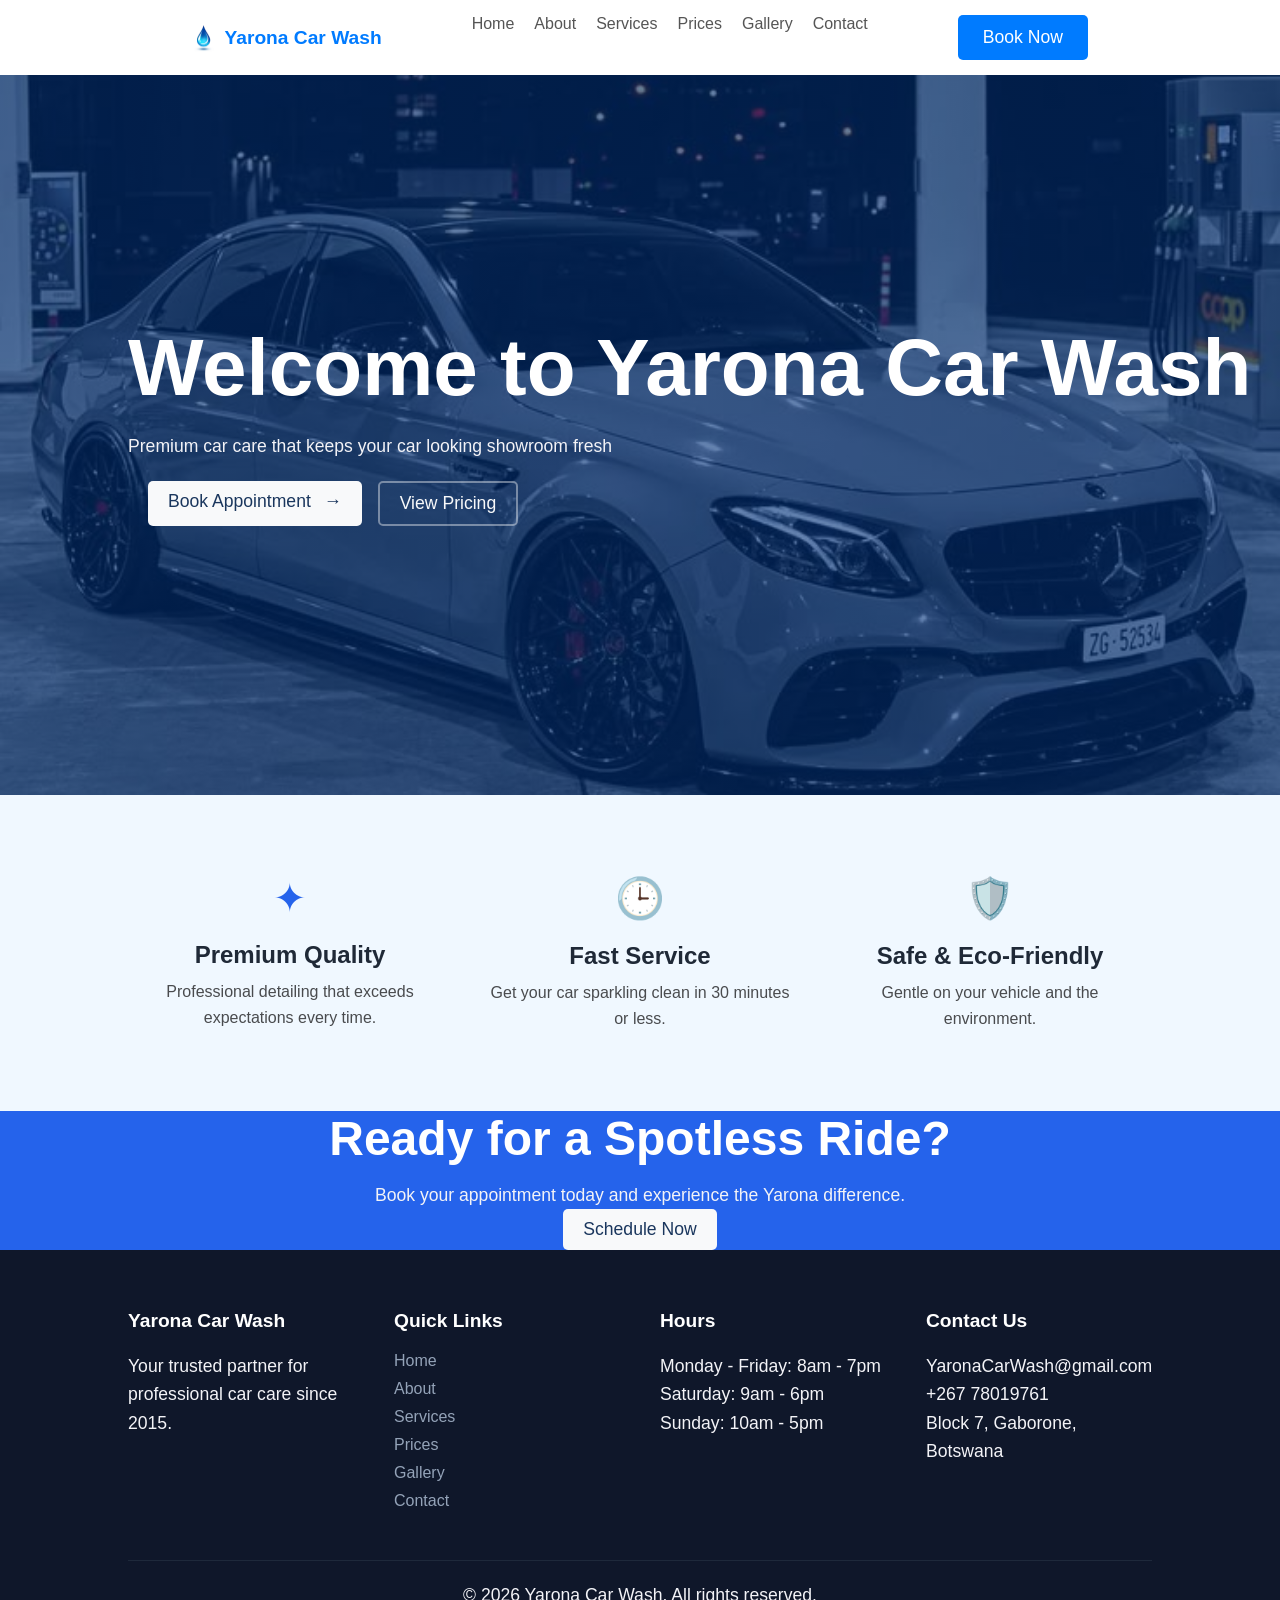
<file: Index.html>
<!DOCTYPE html>
<html lang="en">
<head>
  <meta charset="UTF-8">
  <title>Yarona Car Wash</title>
<link rel="stylesheet" href="styles.css">

</head>
<body>

  <!-- Navigation -->
  <header>
    <div class="logo-container">
        <img src="droplet.jpg" alt="Droplet image">
        <h1>Yarona Car Wash</h1>
    </div>
    
    <nav>
        <ul>
            <li><a href="index.html">Home</a></li>
            <li><a href="about.html">About</a></li>
            <li><a href="services.html">Services</a></li>
            <li><a href="prices.html">Prices</a></li> 
            <li><a href="gallery.html">Gallery</a></li>
            <li><a href="contact.html">Contact</a></li>
            </ul>
    </nav>
    
    <a href="contact.html" class="btn-primary">Book Now</a>
</header>

  <!-- Hero Section -->
  <section class="hero">
    <div class="hero-content">
      <h1>Welcome to Yarona Car Wash</h1>
      <p>Premium car care that keeps your car looking showroom fresh</p>
      <div class="btn-container">
    <a href="contact.html" class="btn-filled">
        Book Appointment <span class="arrow">&rarr;</span>
    </a>

    <a href="prices.html" class="btn-outline">
        View Pricing
    </a>
</div>
      
  </section>

  <!-- Services / Cards -->
  <section class="features">
    <div class="feature-item">
        <div class="icon">✦</div>
        <h3>Premium Quality</h3>
        <p>Professional detailing that exceeds expectations every time.</p>
    </div>

    <div class="feature-item">
        <div class="icon">🕒</div>
        <h3>Fast Service</h3>
        <p>Get your car sparkling clean in 30 minutes or less.</p>
    </div>

    <div class="feature-item">
        <div class="icon">🛡️</div>
        <h3>Safe & Eco-Friendly</h3>
        <p>Gentle on your vehicle and the environment.</p>
    </div>
</section>

  <!-- Call to Action -->
  <section class="cta-banner">
    <h2>Ready for a Spotless Ride?</h2>
    <p>Book your appointment today and experience the Yarona difference.</p>
    <a href="contact.html" class="btn-filled">Schedule Now</a>
</section>

<footer>
    <div class="footer-container">
        <div class="footer-col">
            <h4>Yarona Car Wash</h4>
            <p>Your trusted partner for professional car care since 2015.</p>
        </div>
        <div class="footer-col">
            <h4>Quick Links</h4>
            <ul>
                <li><a href="index.html">Home</a></li>
                <li><a href="about.html">About</a></li>
                <li><a href="services.html">Services</a></li>
                <li><a href="prices.html">Prices</a></li>
                <li><a href="gallery.html">Gallery</a></li>
                <li><a href="contact.html">Contact</a></li>
            </ul>
        </div>
        <div class="footer-col">
            <h4>Hours</h4>
            <p>Monday - Friday: 8am - 7pm</p>
            <p>Saturday: 9am - 6pm</p>
            <p>Sunday: 10am - 5pm</p>
        </div>
        <div class="footer-col">
            <h4>Contact Us</h4>
            <p>YaronaCarWash@gmail.com</p>
            <p>+267 78019761</p>
            <p>Block 7, Gaborone, Botswana</p>
        </div>
    </div>
    <div class="footer-bottom">
        <p>&copy; 2026 Yarona Car Wash. All rights reserved.</p>
    </div>
</footer>

</body> 
</html>
</file>
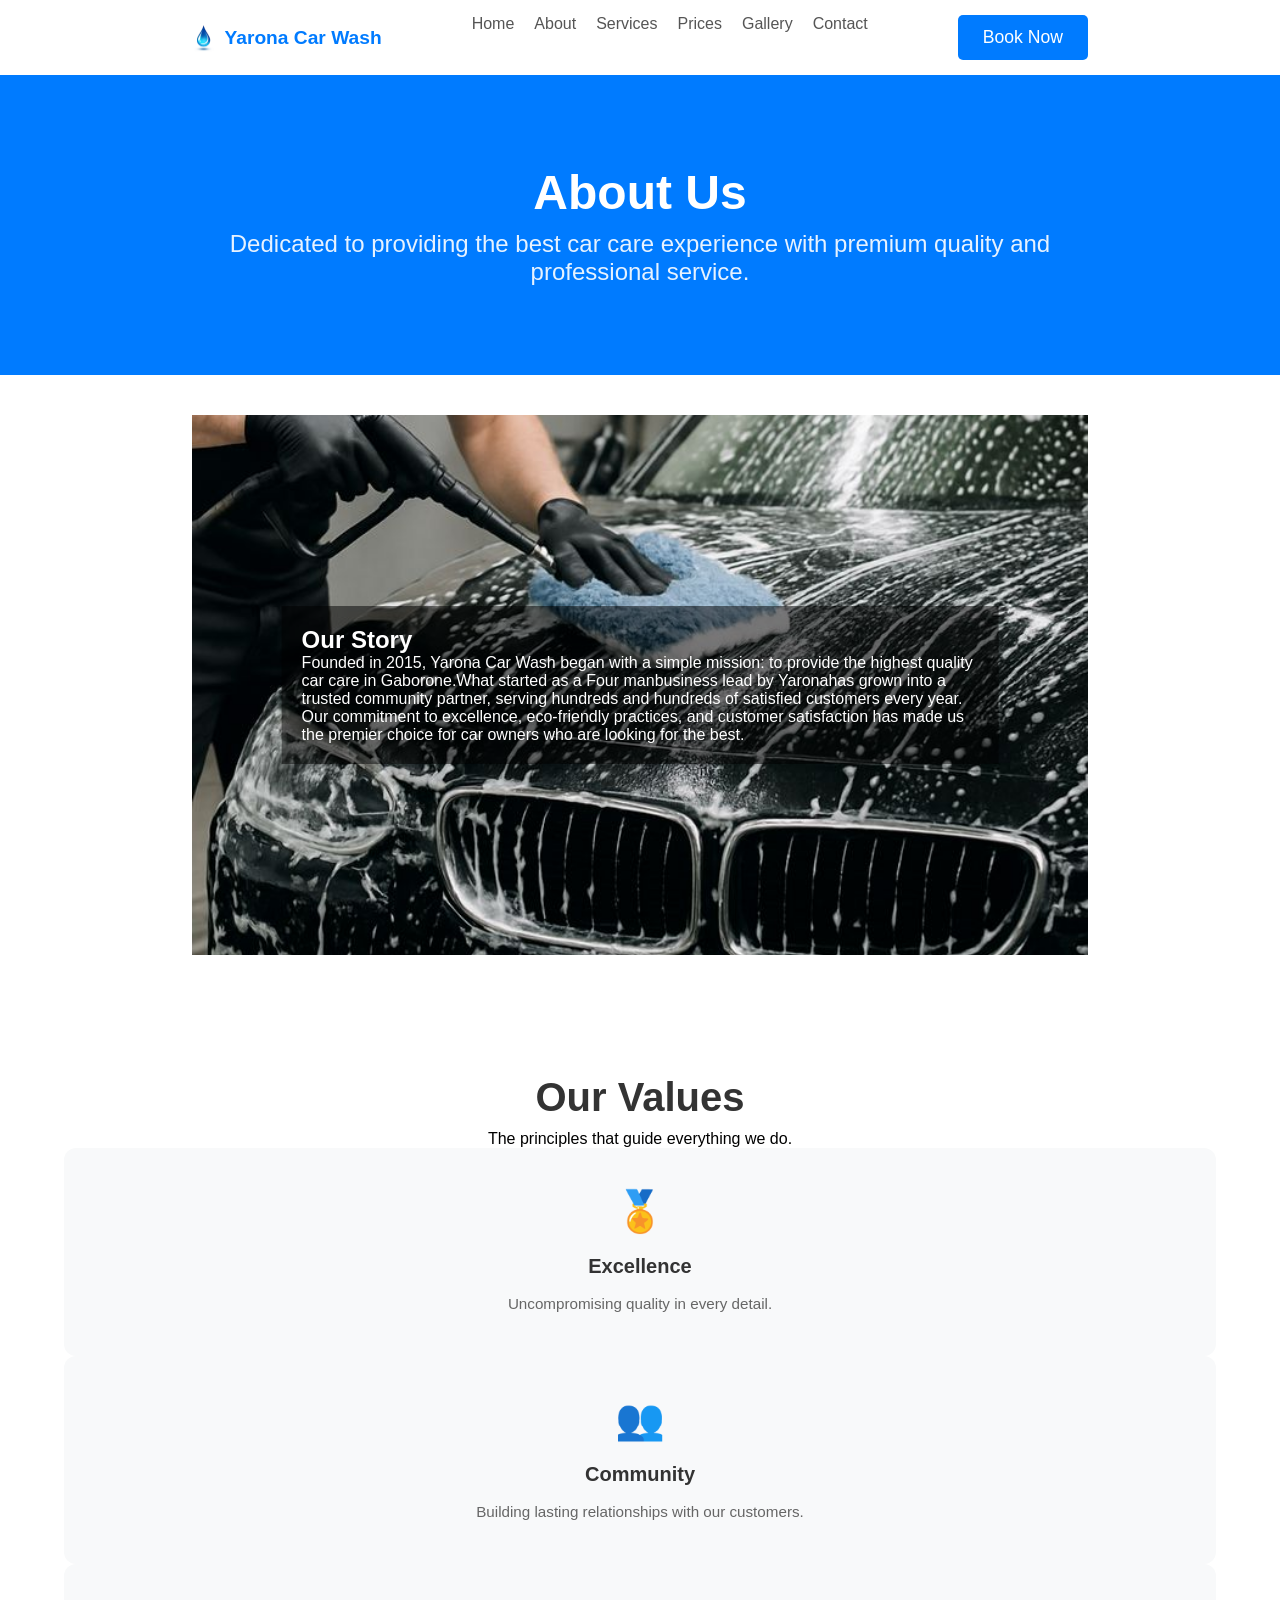
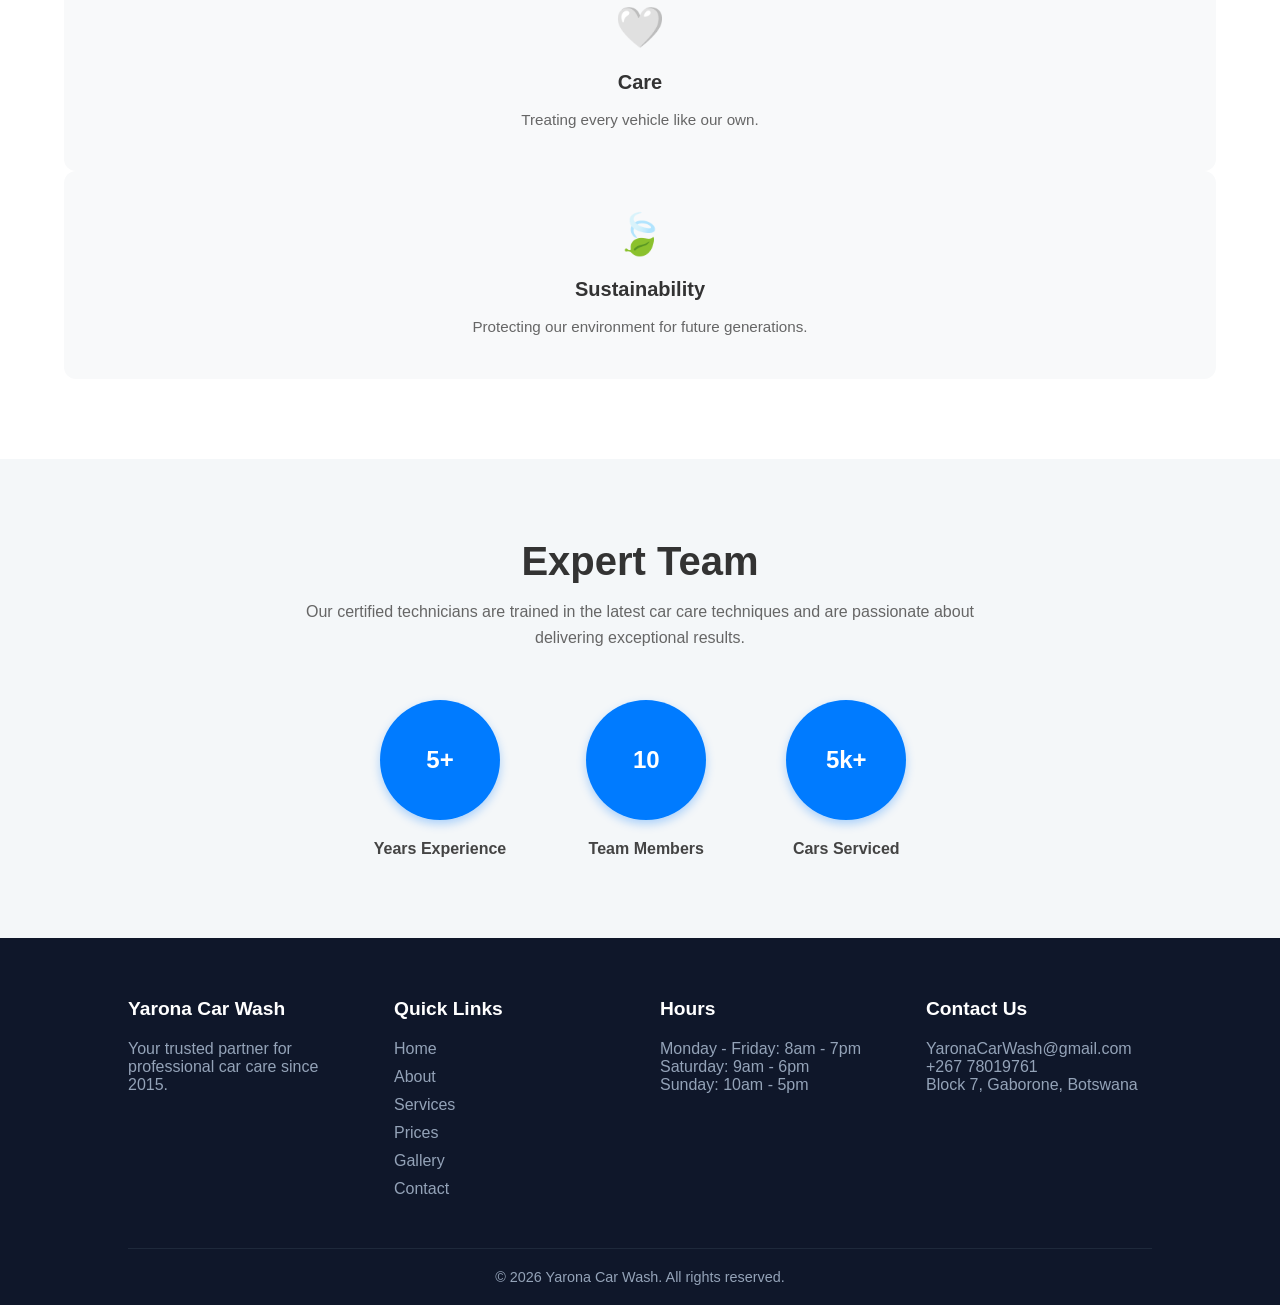
<file: About.html>
<!DOCTYPE html>
<html lang="en">
<head>
  <meta charset="UTF-8">
  <title>Yarona Car Wash</title>
  <link rel="stylesheet" href="styles1.css">

</head>
<body>

  <!-- Navigation -->
  <header>
    <div class="logo-container">
        <img src="droplet.jpg" alt="Droplet image">
        <h1>Yarona Car Wash</h1>
    </div>
    
    <nav>
        <ul>
            <li><a href="index.html">Home</a></li>
            <li><a href="about.html">About</a></li>
            <li><a href="services.html">Services</a></li>
            <li><a href="prices.html">Prices</a></li> 
            <li><a href="gallery.html">Gallery</a></li>
            <li><a href="contact.html">Contact</a></li>
            </ul>
    </nav>
    
    <a href="contact.html" class="btn-primary">Book Now</a>
</header>


  <!-- Hero Section -->
  <section class="hero-banner">
    <div class="hero-content">
    <h1>About Us</h1>
    <p>Dedicated to providing the best car care experience with premium quality and professional service.</p>
    </div>
  </section>

  <!-- Background Story Section -->
  <section class="Background-story-full">
    <div class="image-overlay-container">
    <img src="car2.jpg" alt="Car being washed">
    <div class="overlay-text">
        <h2>Our Story</h2>
        <p>Founded in 2015, Yarona Car Wash began with a simple mission: to provide the highest quality car care in Gaborone.What started as a Four manbusiness lead by Yaronahas grown into a trusted community partner, serving hundreds and hundreds of satisfied customers every year.
      Our commitment to excellence, eco-friendly practices, and customer satisfaction has made us the premier choice for car owners who are looking for the best.
      </p>
    </div>
</div>
  </section>

  <!-- Our Values Section -->
  <section class="Our values-section">
    <div class="Our values-header">
        <h2>Our Values</h2>
        <p>The principles that guide everything we do.</p>
    </div>

    <div class="Our values-part">
        <div class="value-card">
            <div class="icon">🏅</div>
            <h3>Excellence</h3>
            <p>Uncompromising quality in every detail.</p>
        </div>

        <div class="value-card">
            <div class="icon">👥</div>
            <h3>Community</h3>
            <p>Building lasting relationships with our customers.</p>
        </div>

        <div class="value-card">
            <div class="icon">🤍</div>
            <h3>Care</h3>
            <p>Treating every vehicle like our own.</p>
        </div>

        <div class="value-card">
            <div class="icon">🍃</div>
            <h3>Sustainability</h3>
            <p>Protecting our environment for future generations.</p>
        </div>
    </div>
</section>
  <!-- Team section -->
  <section class="team-section">
    <div class="team-header">
        <h2>Expert Team</h2>
        <p>Our certified technicians are trained in the latest car care techniques and are passionate about delivering exceptional results.</p>
    </div>

    <div class="team-container">
        <div class="item">
            <div class="circle">5+</div>
            <p>Years Experience</p>
        </div>

        <div class="item">
            <div class="circle">10</div>
            <p>Team Members</p>
        </div>

        <div class="item">
            <div class="circle">5k+</div>
            <p>Cars Serviced</p>
        </div>
    </div>
</section>
   <!-- Footer -->
  <footer>
    <div class="footer-container">
        <div class="footer-col">
            <h4>Yarona Car Wash</h4>
            <p>Your trusted partner for professional car care since 2015.</p>
        </div>
        <div class="footer-col">
            <h4>Quick Links</h4>
            <ul>
                <li><a href="index.html">Home</a></li>
                <li><a href="about.html">About</a></li>
                <li><a href="services.html">Services</a></li>
                <li><a href="prices.html">Prices</a></li>
                <li><a href="gallery.html">Gallery</a></li>
                <li><a href="contact.html">Contact</a></li>
            </ul>
        </div>
        <div class="footer-col">
            <h4>Hours</h4>
            <p>Monday - Friday: 8am - 7pm</p>
            <p>Saturday: 9am - 6pm</p>
            <p>Sunday: 10am - 5pm</p>
        </div>
        <div class="footer-col">
            <h4>Contact Us</h4>
            <p>YaronaCarWash@gmail.com</p>
            <p>+267 78019761</p>
            <p>Block 7, Gaborone, Botswana</p>
        </div>
    </div>
    <div class="footer-bottom">
        <p>&copy; 2026 Yarona Car Wash. All rights reserved.</p>
    </div>
</footer>

</body>
</html>
</file>
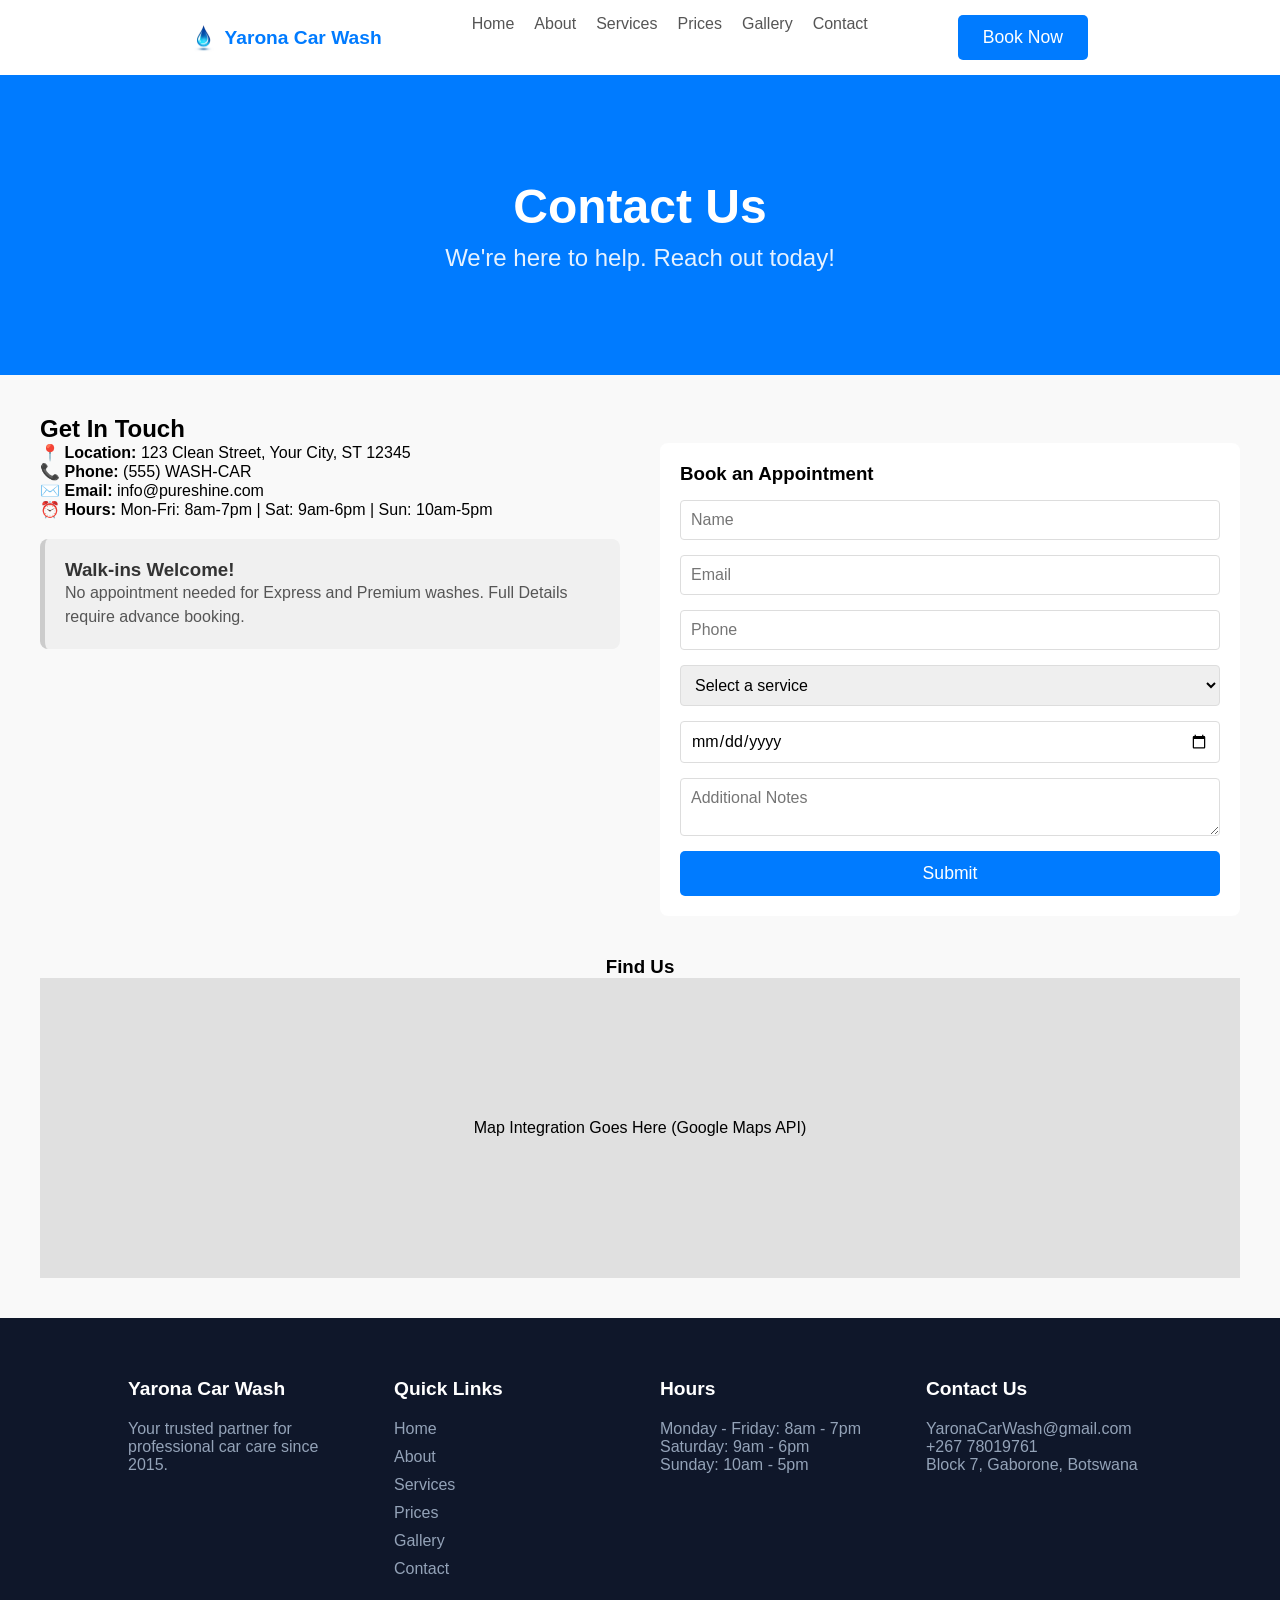
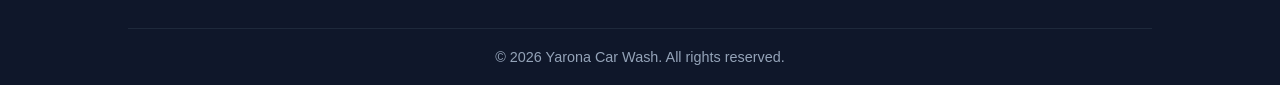
<file: Contact.html>
<!DOCTYPE html>
<html lang="en">
<head>
  <meta charset="UTF-8">
  <title>Yarona Car Wash</title>
  <link rel="stylesheet" href="styles5.css">

</head>
<body>

  <!-- Navigation -->
  <header>
    <div class="logo-container">
        <img src="droplet.jpg" alt="Droplet image">
        <h1>Yarona Car Wash</h1>
    </div>
    
    <nav>
        <ul>
            <li><a href="index.html">Home</a></li>
            <li><a href="about.html">About</a></li>
            <li><a href="services.html">Services</a></li>
            <li><a href="prices.html">Prices</a></li> 
            <li><a href="gallery.html">Gallery</a></li>
            <li><a href="contact.html">Contact</a></li>
            </ul>
    </nav>
    
    <a href="contact.html" class="btn-primary">Book Now</a>
</header>

  <!-- Contact Us Section -->
     <section class="hero-banner">
    <div class="hero-content">
    <h1>Contact Us</h1>
    <p>We're here to help. Reach out today! </p>
    </div>
  </section>
   
      <!-- Contact Details -->
      <section class="contact-section">
  <div class="container">
    <h2>Get In Touch</h2>
    
    <div class="contact-grid">
      <div class="contact-info">
        <div class="info-item">📍 <strong>Location:</strong> 123 Clean Street, Your City, ST 12345</div>
        <div class="info-item">📞 <strong>Phone:</strong> (555) WASH-CAR</div>
        <div class="info-item">✉️ <strong>Email:</strong> info@pureshine.com</div>
        <div class="info-item">⏰ <strong>Hours:</strong> Mon-Fri: 8am-7pm | Sat: 9am-6pm | Sun: 10am-5pm</div>

         <div class="info-box">
           <h3>Walk-ins Welcome!</h3>
            <p>No appointment needed for Express and Premium washes. Full Details require advance booking.</p>
        </div>
      </div>

      <form id="bookingForm" class="booking-form">
        <h3>Book an Appointment</h3>
        <input type="text" placeholder="Name" required>
        <input type="email" placeholder="Email" required>
        <input type="tel" placeholder="Phone">
        <select>
          <option>Select a service</option>
          <option>Express Wash</option>
          <option>Premium Detail</option>
        </select>
        <input type="date">
        <textarea placeholder="Additional Notes"></textarea>
        <button type="submit" class="btn-primary">Submit</button>
      </form>
    </div>

     <div class="map-container">
      <h3>Find Us</h3>
      <div class="map-placeholder">Map Integration Goes Here (Google Maps API)</div>
    </div>
  </div>
</section>

<script>
document.getElementById('bookingForm').addEventListener('submit', function(e) {
  e.preventDefault(); 

  const btn = this.querySelector('button');
  btn.textContent = "Sending..."; 
  btn.disabled = true;

  
  setTimeout(() => {
    this.innerHTML = "<h3>Message Received!</h3><p>We'll be in touch shortly.</p>";
  }, 1500); 
});
</script>

</body>

   <!-- Footer -->
  <footer>
    <div class="footer-container">
        <div class="footer-col">
            <h4>Yarona Car Wash</h4>
            <p>Your trusted partner for professional car care since 2015.</p>
        </div>
        <div class="footer-col">
            <h4>Quick Links</h4>
            <ul>
                <li><a href="index.html">Home</a></li>
                <li><a href="about.html">About</a></li>
                <li><a href="services.html">Services</a></li>
                <li><a href="prices.html">Prices</a></li>
                <li><a href="gallery.html">Gallery</a></li>
                <li><a href="contact.html">Contact</a></li>
            </ul>
        </div>
        <div class="footer-col">
            <h4>Hours</h4>
            <p>Monday - Friday: 8am - 7pm</p>
            <p>Saturday: 9am - 6pm</p>
            <p>Sunday: 10am - 5pm</p>
        </div>
        <div class="footer-col">
            <h4>Contact Us</h4>
            <p>YaronaCarWash@gmail.com</p>
            <p>+267 78019761</p>
            <p>Block 7, Gaborone, Botswana</p>
        </div>
    </div>
    <div class="footer-bottom">
        <p>&copy; 2026 Yarona Car Wash. All rights reserved.</p>
    </div>
</footer>

</body>

</html>
</file>
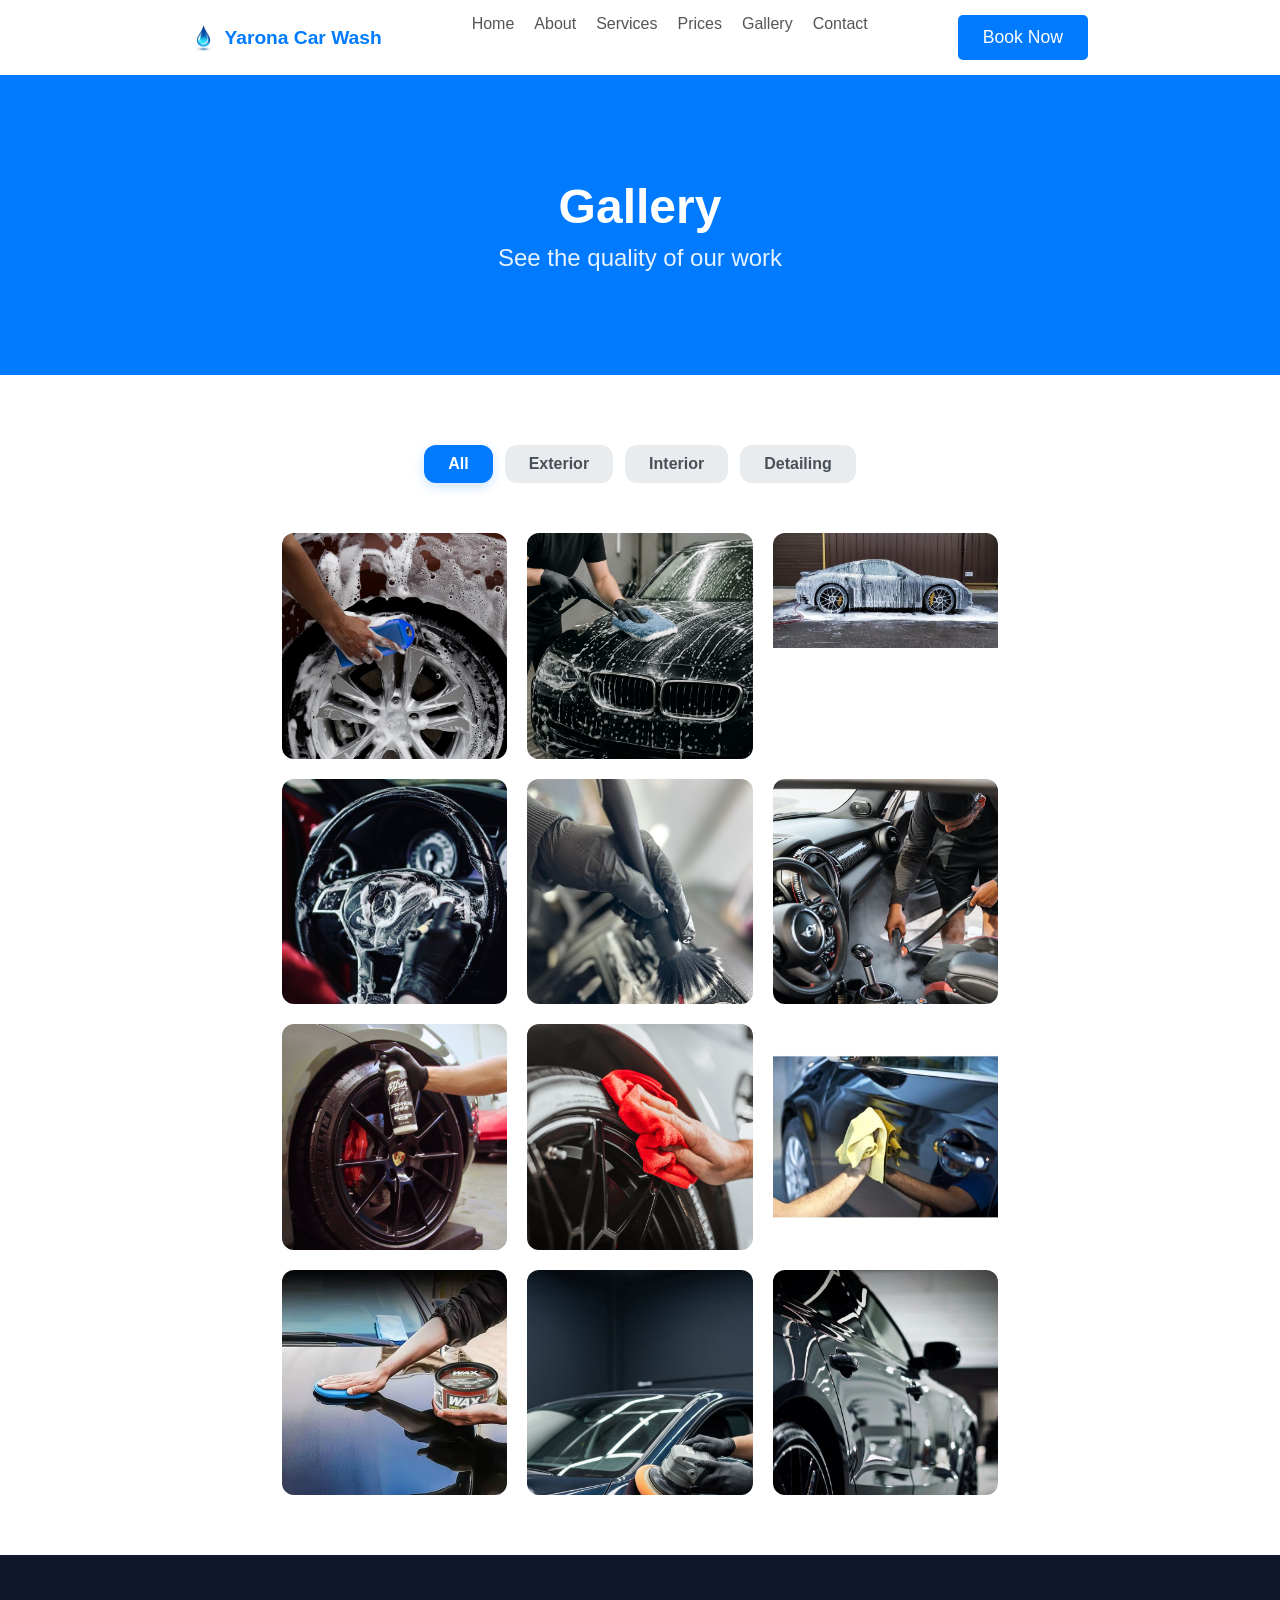
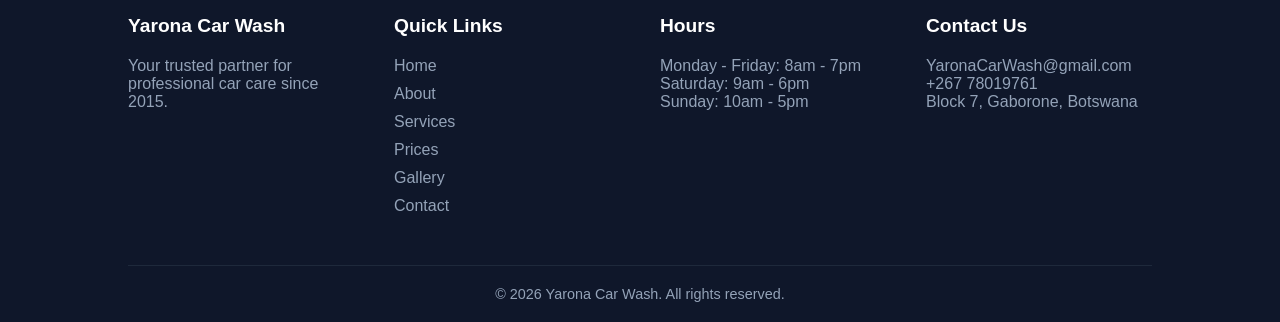
<file: Gallery.html>
<!DOCTYPE html>
<html lang="en">
<head>
  <meta charset="UTF-8">
  <title>Yarona Car Wash</title>
  <link rel="stylesheet" href="styles4.css">

</head>
<body>

  <!-- Navigation -->
  <header>
    <div class="logo-container">
        <img src="droplet.jpg" alt="Droplet image">
        <h1>Yarona Car Wash</h1>
    </div>
    
    <nav>
        <ul>
            <li><a href="index.html">Home</a></li>
            <li><a href="about.html">About</a></li>
            <li><a href="services.html">Services</a></li>
            <li><a href="prices.html">Prices</a></li> 
            <li><a href="gallery.html">Gallery</a></li>
            <li><a href="contact.html">Contact</a></li>
            </ul>
    </nav>
    
    <button class="btn-primary">Book Now</button>
</header>
      
<!-- Hero Section -->
  <section class="hero-banner">
    <div class="hero-content">
    <h1>Gallery</h1>
    <p>See the quality of our work </p>
    </div>
  </section>

  <!-- Gallery Section -->
  <section>
    <div class="gallery-container">
    <button class="image-btn active" data-filter="all">All</button>
    <button class="image-btn" data-filter="exterior">Exterior</button>
    <button class="image-btn" data-filter="interior">Interior</button>
    <button class="image-btn" data-filter="detailing">Detailing</button>
</div>

    <div class="gallery-content">
      <div class="image-card" data-category=" exterior"> <div class="image card"><img src="car1.jpg" alt="Car image"> </div> </div>
      <div class="image-card" data-category="exterior"> <div class="image card"><img src="car2.jpg" alt="Car image"> </div> </div>
      <div class="image-card" data-category="exterior"> <div class="image card"><img src="car3.jpg" alt="Car image"> </div> </div>
      <div class="image-card" data-category="interior"> <div class="image card"><img src="car4.jpg" alt="Car image"> </div> </div>
      <div class="image-card" data-category="interior"> <div class="image card"><img src="car5.jpg" alt="Car image"> </div> </div>
      <div class="image-card" data-category="interior"> <div class="image card"><img src="car6.jpg" alt="Car image"> </div> </div>
      <div class="image-card" data-category="detailing"> <div class="image card"><img src="car7.jpg" alt="Car image"> </div> </div>
      <div class="image-card" data-category="detailing"> <div class="image card"><img src="car8.jpg" alt="Car image"> </div> </div>
      <div class="image-card" data-category="detailing"> <div class="image card"><img src="car9.jpg" alt="Car image"> </div> </div>
      <div class="image-card" data-category="detailing"> <div class="image card"><img src="car10.jpg" alt="Car image"> </div> </div>
      <div class="image-card" data-category="detailing"> <div class="image card"><img src="car11.jpg" alt="Car image"> </div> </div>
      <div class="image-card" data-category="detailing"> <div class="image card"><img src="car12.jpg" alt="Car image"> </div> </div>
    </div>
  </section>
<script>
    const filterButtons = document.querySelectorAll('.image-btn');
    const galleryItems = document.querySelectorAll('.image-card');

    filterButtons.forEach(button => {
        button.addEventListener('click', () => {
            
            filterButtons.forEach(btn => btn.classList.remove('active'));
            button.classList.add('active');

            const filter = button.getAttribute('data-filter');

            galleryItems.forEach(item => {
                
                if (filter === 'all' || item.getAttribute('data-category') === filter) {
                    item.style.display = 'block';
                } else {
                    item.style.display = 'none';
                }
            });
        });
    });
</script>
  
  </body>

  <!-- Footer -->
  <footer>
    <div class="footer-container">
        <div class="footer-col">
            <h4>Yarona Car Wash</h4>
            <p>Your trusted partner for professional car care since 2015.</p>
        </div>
        <div class="footer-col">
            <h4>Quick Links</h4>
            <ul>
                <li><a href="index.html">Home</a></li>
                <li><a href="about.html">About</a></li>
                <li><a href="services.html">Services</a></li>
                <li><a href="prices.html">Prices</a></li>
                <li><a href="gallery.html">Gallery</a></li>
                <li><a href="contact.html">Contact</a></li>
            </ul>
        </div>
        <div class="footer-col">
            <h4>Hours</h4>
            <p>Monday - Friday: 8am - 7pm</p>
            <p>Saturday: 9am - 6pm</p>
            <p>Sunday: 10am - 5pm</p>
        </div>
        <div class="footer-col">
            <h4>Contact Us</h4>
            <p>YaronaCarWash@gmail.com</p>
            <p>+267 78019761</p>
            <p>Block 7, Gaborone, Botswana</p>
        </div>
    </div>
    <div class="footer-bottom">
        <p>&copy; 2026 Yarona Car Wash. All rights reserved.</p>
    </div>
</footer>

</body> 
</html>
</file>
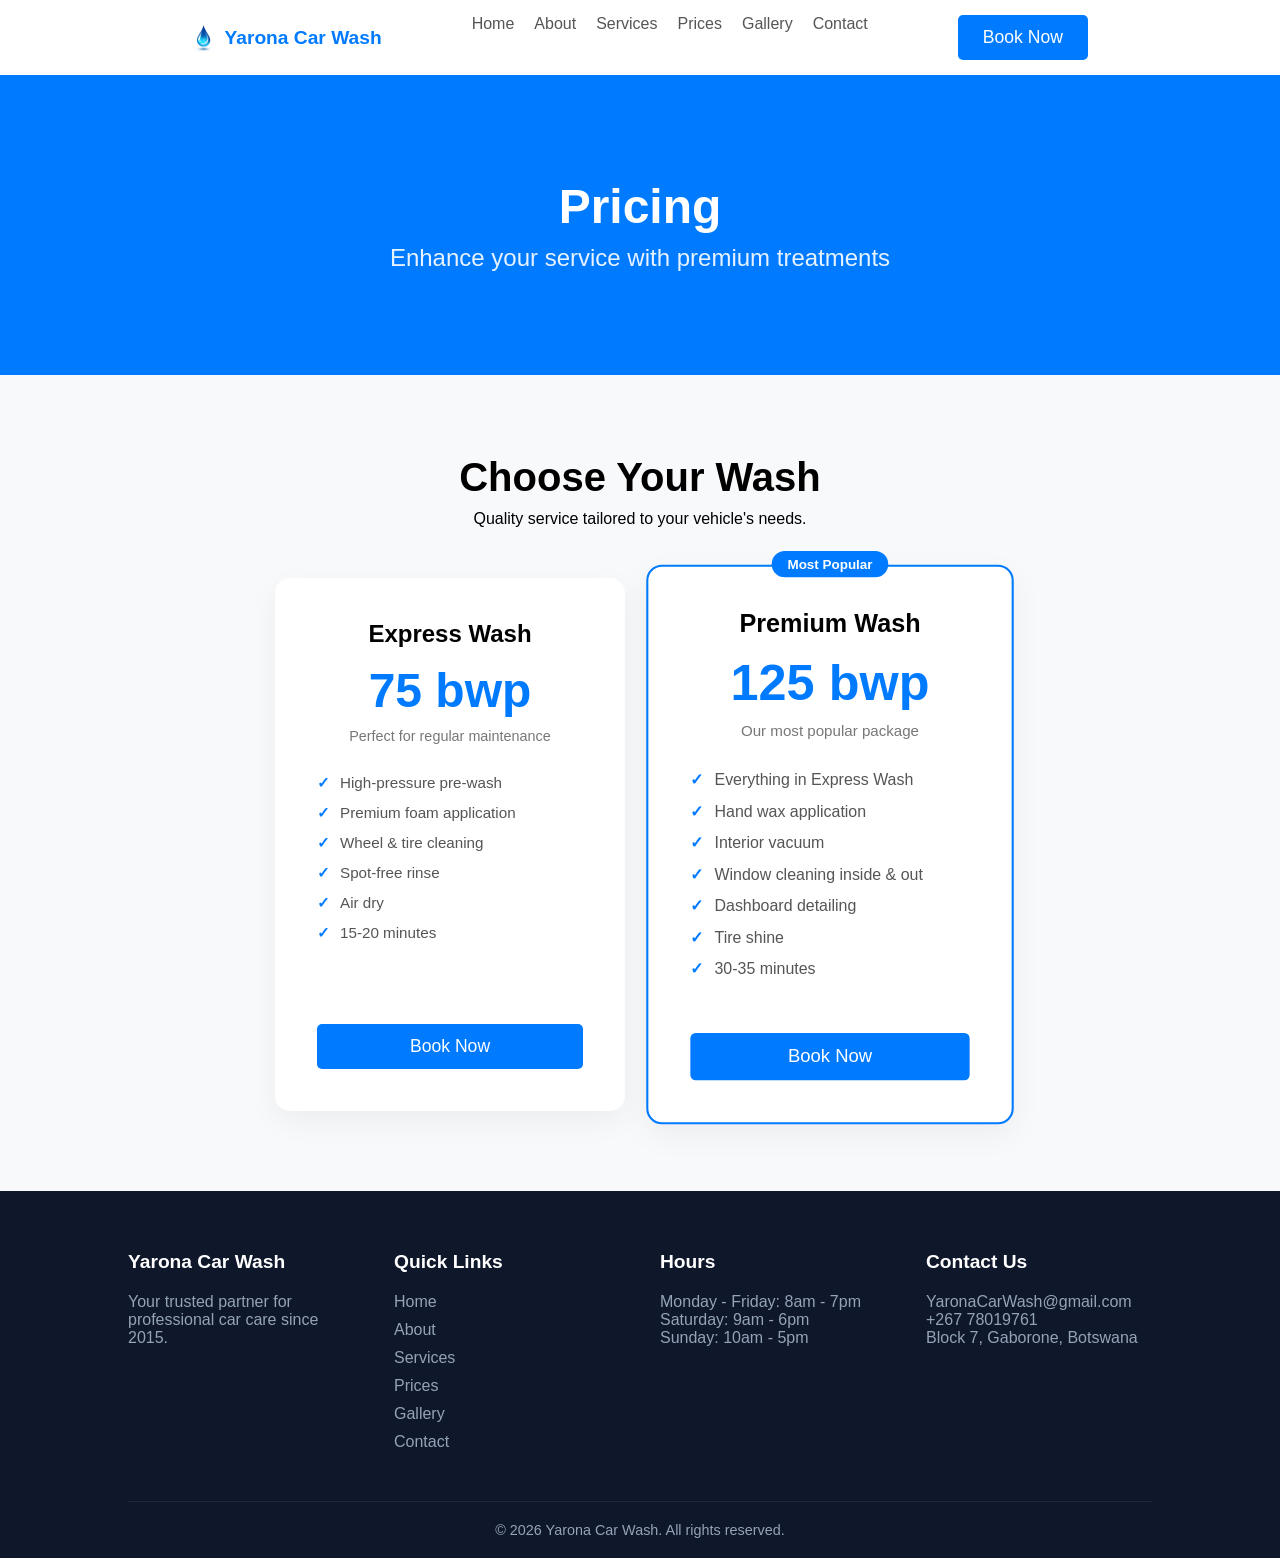
<file: Prices.html>
<!DOCTYPE html>
<html lang="en">
<head>
  <meta charset="UTF-8">
  <title>Yarona Car Wash</title>
  <link rel="stylesheet" href="styles3.css">

</head>
<body>

  <!-- Navigation -->
  <header>
    <div class="logo-container">
        <img src="droplet.jpg" alt="Droplet image">
        <h1>Yarona Car Wash</h1>
    </div>
    
    <nav>
        <ul>
            <li><a href="index.html">Home</a></li>
            <li><a href="about.html">About</a></li>
            <li><a href="services.html">Services</a></li>
            <li><a href="prices.html">Prices</a></li> 
            <li><a href="gallery.html">Gallery</a></li>
            <li><a href="contact.html">Contact</a></li>
            </ul>
    </nav>
    
    <a href="contact.html" class="btn-primary">Book Now</a>
</header>
      
<!-- Hero Section -->
  <section class="hero-banner">
    <div class="hero-content">
    <h1>Pricing</h1>
    <p>Enhance your service with premium treatments</p>
    </div>
  </section>

  <!-- Pricing Section -->
  <section class="pricing-section">
    <div class="pricing-header">
        <h2>Choose Your Wash</h2>
        <p>Quality service tailored to your vehicle's needs.</p>
    </div>

    <div class="pricing-container">
        <div class="pricing-card">
            <h3>Express Wash</h3>
            <div class="price">75 bwp</div>
            <p class="tagline">Perfect for regular maintenance</p>
            <ul class="price-features">
                <li>High-pressure pre-wash</li>
                <li>Premium foam application</li>
                <li>Wheel & tire cleaning</li>
                <li>Spot-free rinse</li>
                <li>Air dry</li>
                <li>15-20 minutes</li>
            </ul>
            <a href="contact.html" class="btn-primary">Book Now</a>
        </div>

        <div class="pricing-card featured">
            <div class="popular-badge">Most Popular</div>
            <h3>Premium Wash</h3>
            <div class="price">125 bwp</div>
            <p class="tagline">Our most popular package</p>
            <ul class="price-features">
                <li>Everything in Express Wash</li>
                <li>Hand wax application</li>
                <li>Interior vacuum</li>
                <li>Window cleaning inside & out</li>
                <li>Dashboard detailing</li>
                <li>Tire shine</li>
                <li>30-35 minutes</li>
            </ul>
            <a href="contact.html" class="btn-primary">Book Now</a>
        </div>
    </div>
</section>
    
  <!-- Footer -->
    <footer>
  <div class="footer-container">
        <div class="footer-col">
            <h4>Yarona Car Wash</h4>
            <p>Your trusted partner for professional car care since 2015.</p>
        </div>
        <div class="footer-col">
            <h4>Quick Links</h4>
            <ul>
                <li><a href="index.html">Home</a></li>
                <li><a href="about.html">About</a></li>
                <li><a href="services.html">Services</a></li>
                <li><a href="prices.html">Prices</a></li>
                <li><a href="gallery.html">Gallery</a></li>
                <li><a href="contact.html">Contact</a></li>
            </ul>
        </div>
        <div class="footer-col">
            <h4>Hours</h4>
            <p>Monday - Friday: 8am - 7pm</p>
            <p>Saturday: 9am - 6pm</p>
            <p>Sunday: 10am - 5pm</p>
        </div>
        <div class="footer-col">
            <h4>Contact Us</h4>
            <p>YaronaCarWash@gmail.com</p>
            <p>+267 78019761</p>
            <p>Block 7, Gaborone, Botswana</p>
        </div>
    </div>
    <div class="footer-bottom">
        <p>&copy; 2026 Yarona Car Wash. All rights reserved.</p>
    </div>
</footer>

</body>
</html>
</file>
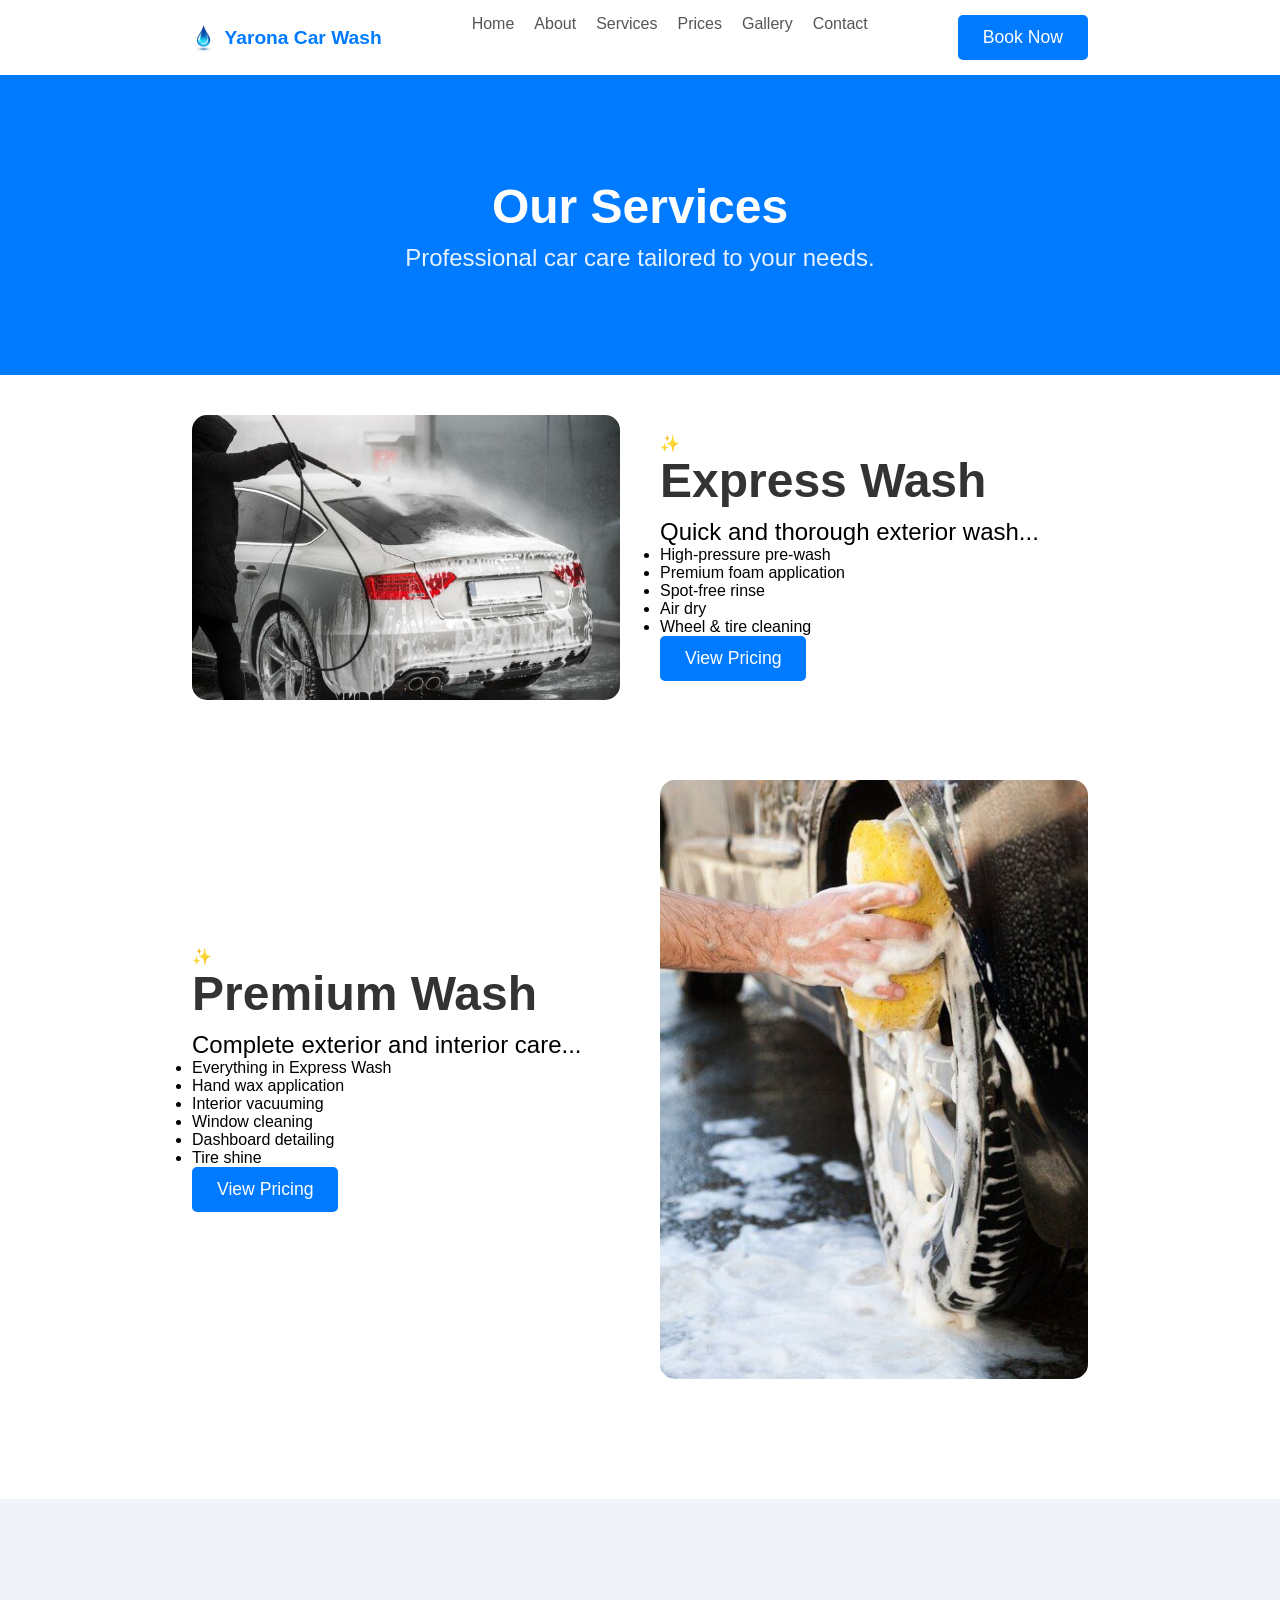
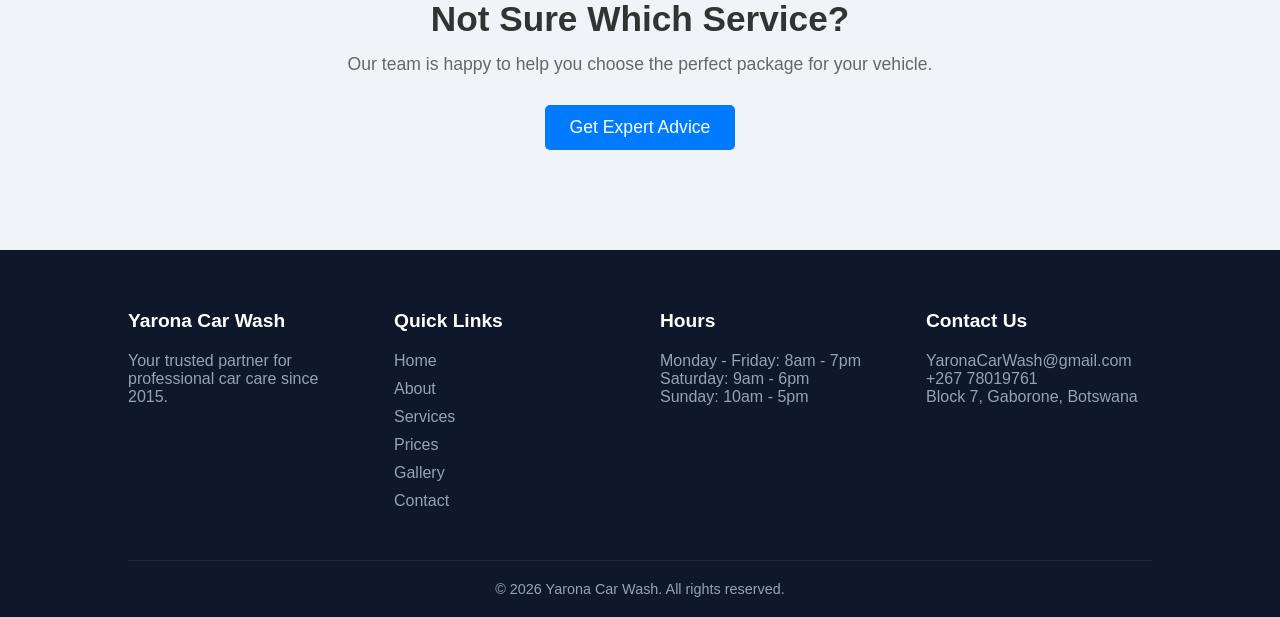
<file: Services.html>
<!DOCTYPE html>
<html lang="en">
<head>
  <meta charset="UTF-8">
  <title>Yarona Car Wash</title>
  <link rel="stylesheet" href="styles.css2.css">

</head>
<body>

  <!-- Navigation -->
  <header>
    <div class="logo-container">
        <img src="droplet.jpg" alt="Droplet image">
        <h1>Yarona Car Wash</h1>
    </div>
    
    <nav>
        <ul>
            <li><a href="index.html">Home</a></li>
            <li><a href="about.html">About</a></li>
            <li><a href="services.html">Services</a></li>
            <li><a href="prices.html">Prices</a></li> 
            <li><a href="gallery.html">Gallery</a></li>
            <li><a href="contact.html">Contact</a></li>
            </ul>
    </nav>
    
    <a href="contact.html" class="btn-primary">Book Now</a>
</header>

  
  <!-- Hero Section -->
  <section class="hero-section">
    <div class="hero-content">
      <h1>Our Services</h1>
      <p>Professional car care tailored to your needs.</p>
    </div>
  </section>

  <!-- Main Content -->
   <main>
  <section class="service-detail">
    <div class="service-container"> <div class="service-image">
            <img src="Express.jpg">
        </div>
        <div class="service">
            <div class="service-icon">✨</div>
            <h2>Express Wash</h2>
            <p>Quick and thorough exterior wash...</p>
            <ul class="feature-list">
                <li>High-pressure pre-wash</li>
                <li>Premium foam application</li>
                <li>Spot-free rinse</li>
                <li>Air dry</li>
                <li>Wheel & tire cleaning</li>
            </ul>

            <a href="prices.html" class="btn-primary">View Pricing</a>
        </div>
    </div>

    <div class="service-container reverse"> <div class="service-image">
            <img src="Premium.jpg">
        </div>
        <div class="service">
            <div class="service-icon">✨</div>
            <h2>Premium Wash</h2>
            <p>Complete exterior and interior care...</p>
            <ul class="feature-list">
                <li>Everything in Express Wash</li>
                <li>Hand wax application</li>
                <li>Interior vacuuming</li>
                <li>Window cleaning</li>
                <li>Dashboard detailing</li>
                <li>Tire shine</li>

            </ul>
            <a href="prices.html" class="btn-primary">View Pricing</a>
        </div>
    </div>
</section>
  </main>

  
  <!-- Call to Action -->
<section class="cta-section">
    <h2>Not Sure Which Service?</h2>
    <p>Our team is happy to help you choose the perfect package for your vehicle.</p>
     <a href="https://www.linkedin.com/in/Jason-Butie" class="btn-primary" target="_blank" rel="noopener noreferrer">
            Get Expert Advice
          </a>
</section>

  <!-- Footer -->
  <footer>
    <div class="footer-container">
        <div class="footer-col">
            <h4>Yarona Car Wash</h4>
            <p>Your trusted partner for professional car care since 2015.</p>
        </div>
        <div class="footer-col">
            <h4>Quick Links</h4>
            <ul>
                <li><a href="index.html">Home</a></li>
                <li><a href="about.html">About</a></li>
                <li><a href="services.html">Services</a></li>
                <li><a href="prices.html">Prices</a></li>
                <li><a href="gallery.html">Gallery</a></li>
                <li><a href="contact.html">Contact</a></li>
            </ul>
        </div>
        <div class="footer-col">
            <h4>Hours</h4>
            <p>Monday - Friday: 8am - 7pm</p>
            <p>Saturday: 9am - 6pm</p>
            <p>Sunday: 10am - 5pm</p>
        </div>
        <div class="footer-col">
            <h4>Contact Us</h4>
            <p>YaronaCarWash@gmail.com</p>
            <p>+267 78019761</p>
            <p>Block 7, Gaborone, Botswana</p>
        </div>
    </div>
    <div class="footer-bottom">
        <p>&copy; 2026 Yarona Car Wash. All rights reserved.</p>
    </div>
</footer>

</body>

</html>
</file>
<file: styles.css>
* {
  margin: 0;
  padding: 0;
  box-sizing: border-box;
  font-family: Arial, sans-serif;
}

header {
    display: flex;
    justify-content: space-between;
    align-self: center;
    padding: 15px 15%;
    background-color: #fff;
    box-shadow: 0 2px 5px rgba(0, 0, 0, 0.1);
}

.logo-container {
    display: flex;
    align-items: center;
    gap: 10px;
}

.logo-container img {
    width: auto;
    height: 30px;
}

.logo-container h1 {
    font-size: 1.2rem;
    color: #007bff;
    font-weight: bold;
}

nav ul {
    list-style: none;
    display: flex;
    gap: 20px;
}

nav ul li a {
    text-decoration: none;
    color: #555;
    font-size: 1rem;
    transition: color 0.3s ease;
}

nav ul li a:hover {
    color: #007bff;
}

                                                                                
p {
    color: rgb(243, 243, 247);
    font-size: 1.1rem;
    line-height: 1.6;
}



.btn-primary:hover {
    background-color: #0056b3;
}

.btn-primary {
    padding: 12px 25px;
    background-color: #007bff;
    color: white;
    border: none;
    border-radius: 5px;
    font-size: 1.1rem;
    cursor: pointer;
    transition: background-color 0.3s ease;
    text-decoration: none;
    display: inline-block;

}

.hero {
    background: linear-gradient(rgba(0, 48, 120, 0.6), rgba(0, 48, 120, 0.6)), url("home-car.jpg");
    background-size: cover;
    background-position: center;
    height: 80vh;
    display: flex;
    align-items: center;
    padding-left: 10%;
    color: white;
}

.hero-content h1 {
        font-size: 80px;
        font-weight: 800;
        line-height: 1.1;
        color: white;
        margin-bottom: 20px;
        opacity: 1;jnko
    
}

.btn-container {
    display: flex;
    gap: 16px; 
    padding: 20px; 
}

.btn-filled, .btn-outline {
    padding: 10px 20px;
    border-radius: 5px;
    font-size: 1.1rem;
    cursor: pointer;
    text-decoration: none;
    display: inline-block;
    transition: all 0.3s ease;
    text-decoration: none;
    text-align: center;
}


.btn-filled {
    background-color: #f8f9fa;
    color: #1a365d;
    border: none;
}

.btn-filled:hover {
    background-color: #e2e8f0;
    transform: translateY(-2px); 
}


.btn-outline {
    background-color: transparent;
    color: #f8f9fa;
    border: 2px solid rgba(255, 255, 255, 0.4); 
}

.btn-outline:hover {
    border-color: #ffffff;
    background-color: rgba(255, 255, 255, 0.1);
}

.arrow {
    margin-left: 8px;
    font-size: 18px;
}

.features {
    display: flex;
    justify-content: center;
    gap: 50px;
    padding: 80px 10%;
    background-color: aliceblue;
    text-align: center;
}

.features:hover .feature-item {
    transform: translateY(-10px);
    transition: transform 0.3s ease;
}

.feature-item {
    max-width: 300px;
    flex: 1;

}
.icon {
    font-size: 40px;
    color: #2563eb;
    margin-bottom: 20px;
}
.feature-item h3 {
    font-size: 1.5rem;
    margin-bottom: 10px;
    font-weight: 700;
    color: #1f2937;
}
.feature-item p {
    color: #494b4e;
    font-size: 1rem;
    line-height: 1.6;

}


.cta-banner {
    background-color: #2563eb;
    color: white;
    text-align: center;
}
.cta-banner h2 {
    font-size: 3rem;
    margin-bottom: 15px;
    font-weight: 700;
}



footer {
    background-color: #0f172a;
    color: #94a3b8;
    padding: 60px 10% 20px 10%;
}
.footer-container {
    display: flex;
    justify-content: space-between;
    flex-wrap: wrap;
    gap: 40px;
}
.footer-col {
    flex: 1;
    min-width: 200px;
}
.footer-col h4 {
    font-size: 1.2rem;
    margin-bottom: 20px;
    color: white;
}
.footer-col ul {
    list-style: none;
    padding: 0;
}
.footer-col ul li {
    margin-bottom: 10px;
}
.footer-col a {
    color: #94a3b8;
    text-decoration: none;
    transition: color 0.3s ease;
}
.footer-col a:hover {
    color: white;
}
.footer-bottom {
    text-align: center;
    margin-top: 40px;
    font-size: 0.9rem;
    border-top: 1px solid #1e293b;
    padding-top: 20px;
}
</file>
<file: styles1.css>
* {
  margin: 0;
  padding: 0;
  box-sizing: border-box;
  font-family: Arial, sans-serif;
}

header {
    display: flex;
    justify-content: space-between;
    align-self: center;
    padding: 15px 15%;
    background-color: #fff;
    box-shadow: 0 2px 5px rgba(0, 0, 0, 0.1);
}

.logo-container {
    display: flex;
    align-items: center;
    gap: 10px;
}

.logo-container img {
    width: auto;
    height: 30px;
}

.logo-container h1 {
    font-size: 1.2rem;
    color: #007bff;
    font-weight: bold;
}

nav ul {
    list-style: none;
    display: flex;
    gap: 20px;
}

nav ul li a {
    text-decoration: none;
    color: #555;
    font-size: 1rem;
    transition: color 0.3s ease;
}

nav ul li a:hover {
    color: #007bff;
}

.btn-primary {
    padding: 10px 20px;
    background-color: #007bff;
    color: #fff;
    border: none;
    border-radius: 5px;
    cursor: pointer;
    transition: background-color 0.3s ease;
    text-decoration: none;
}

.btn-primary:hover {
    background-color: #0056b3;
}

section {
    padding: 40px 15%;
}

.hero-banner {
    background-color: #007bff;
    color: #fff;
    height: 300px;
    display: flex;
    justify-content: center;
    align-items: center;
    text-align: center;
    padding: 100px 15%;
}

.hero-content h1 {
    font-size: 3rem;
    margin-bottom: 10px;
}

.hero-content p {
    font-size: 1.5rem;
    opacity: 0.9;
}

.background-story-full {
    width: 100vw;
    position: relative;
    left: 50%;
    right: 50%;
    margin-left: -50vw;
    margin-right: -50vw;
    padding:0%;
    overflow: hidden;
}
.image-overlay-container {
    position: relative; 
    width: 100%;
    height: 60vh;
}

.image-overlay-container img {
    width: 100%;
    height: 100%;
    object-fit: cover;
}

.overlay-text {
    position: absolute; 
    top: 50%;           
    left: 50%;         
    transform: translate(-50%, -50%); 
    color: white;       
    background: rgba(0, 0, 0, 0.5); 
    padding: 20px;
    width: 80%;
    text-align: left;
}

.values-section {
    padding: 80px 5%;
    text-align: center;
    background-color: #ffffff;
}

.values-header h2 {
    font-size: 2.5rem;
    color: #333;
    margin-bottom: 10px;
}
ng
.values-header p {
    color: #777;
    margin-bottom: 50px;
}

.values-grid {
    display: grid;
    grid-template-columns: repeat(4, 1fr); 
    gap: 20px;
}

.value-card {
    background-color: #f8f9fa; 
    padding: 40px 20px;
    border-radius: 12px;
    transition: transform 0.3s ease, box-shadow 0.3s ease;
}

.value-card:hover {
    transform: translateY(-5px); 
    box-shadow: 0 10px 20px rgba(0,0,0,0.05);
}

.icon {
    font-size: 2.5rem;
    color: #007bff;
    margin-bottom: 20px;
    display: block;
}

.value-card h3 {
    font-size: 1.25rem;
    color: #333;
    margin-bottom: 15px;
}

.value-card p {
    font-size: 0.95rem;
    color: #666;
    line-height: 1.5;
}

@media (max-width: 992px) {
    .values-grid {
        grid-template-columns: repeat(2, 1fr);
    }
}

@media (max-width: 600px) {
    .values-grid {
        grid-template-columns: 1fr; 
    }
}

.team-section {
    padding: 80px 5%;
    text-align: center;
    background-color: #f4f7f9; 
}

.team-header h2 {
    font-size: 2.5rem;
    color: #333;
    margin-bottom: 15px;
}

.team-header p {
    max-width: 700px;
    margin: 0 auto 50px auto;
    color: #666;
    line-height: 1.6;
}

.team-container {
    display: flex;
    justify-content: center;
    gap: 80px; 
    flex-wrap: wrap;
}

.item {
    display: flex;
    flex-direction: column;
    align-items: center;
}

.circle {
    background-color: #007bff;
    color: white;
    width: 120px;
    height: 120px;
    border-radius: 50%; 
    display: flex;
    justify-content: center;
    align-items: center;
    font-size: 1.5rem;
    font-weight: bold;
    margin-bottom: 20px;
    box-shadow: 0 4px 10px rgba(0, 123, 255, 0.3);
}

.item p {
    font-weight: bold;
    color: #444;
    font-size: 1rem;
}

@media (max-width: 768px) {
    .stats-container {
        gap: 40px;
    }
    
    .stat-circle {
        width: 100px;
        height: 100px;
        font-size: 1.25rem;
    }
}

footer {
    background-color: #0f172a;
    color: #94a3b8;
    padding: 60px 10% 20px 10%;
}
.footer-container {
    display: flex;
    justify-content: space-between;
    flex-wrap: wrap;
    gap: 40px;
}
.footer-col {
    flex: 1;
    min-width: 200px;
}
.footer-col h4 {
    font-size: 1.2rem;
    margin-bottom: 20px;
    color: white;
}
.footer-col ul {
    list-style: none;
    padding: 0;
}
.footer-col ul li {
    margin-bottom: 10px;
}
.footer-col a {
    color: #94a3b8;
    text-decoration: none;
    transition: color 0.3s ease;
}
.footer-col a:hover {
    color: white;
}
.footer-bottom {
    text-align: center;
    margin-top: 40px;
    font-size: 0.9rem;
    border-top: 1px solid #1e293b;
    padding-top: 20px;
}

.btn-primary {
    padding: 12px 25px;
    background-color: #007bff;
    color: white;
    border: none;
    border-radius: 5px;
    font-size: 1.1rem;
    cursor: pointer;
    transition: background-color 0.3s ease;
}
</file>
<file: styles5.css>
* {
  margin: 0;
  padding: 0;
  box-sizing: border-box;
  font-family: Arial, sans-serif;
}

header {
    display: flex;
    justify-content: space-between;
    align-self: center;
    padding: 15px 15%;
    background-color: #fff;
    box-shadow: 0 2px 5px rgba(0, 0, 0, 0.1);
}

.logo-container {
    display: flex;
    align-items: center;
    gap: 10px;
}

.logo-container img {
    width: auto;
    height: 30px;
}

.logo-container h1 {
    font-size: 1.2rem;
    color: #007bff;
    font-weight: bold;
}

nav ul {
    list-style: none;
    display: flex;
    gap: 20px;
}

nav ul li a {
    text-decoration: none;
    color: #555;
    font-size: 1rem;
    transition: color 0.3s ease;
}

nav ul li a:hover {
    color: #007bff;
}

.btn-primary {
    padding: 12px 25px;
    background-color: #007bff;
    color: white;
    border: none;
    border-radius: 5px;
    font-size: 1.1rem;
    cursor: pointer;
    transition: background-color 0.3s ease;
    text-decoration: none;
}

.btn-primary:hover {
    background-color: #0056b3;
}

.hero-banner {
    background-color: #007bff;
    color: #fff;
    height: 300px;
    display: flex;
    justify-content: center;
    align-items: center;
    text-align: center;
    padding: 100px 15%;
}

.hero-content h1 {
    font-size: 3rem;
    margin-bottom: 10px;
}

.hero-content p {
    font-size: 1.5rem;
    opacity: 0.9;
}


.contact-section { padding: 40px; 
     background: 
     #f9f9f9; 
}

.contact-grid { display: grid;
     grid-template-columns: 1fr 1fr; 
     gap: 40px;
}

.booking-form { display: flex;
     flex-direction: column;
     gap: 15px;
     background: white;
     padding: 20px; 
     border-radius: 8px;
}

.booking-form input, select, textarea { padding: 10px;
     border: 1px solid #ddd; 
     border-radius: 4px;
     font-size: 1rem;
     width: 100%;
}

.info-box {
  background-color: #f0f0f0;    
  border-radius: 8px;           
  padding: 20px;                
  margin-top: 20px;             
  border-left: 5px solid #ccc;  
}

.info-box h3 {
  margin-top: 0;                
  color: #333;                  
  font-weight: bold;
}

.info-box p {
  margin-bottom: 0;             
  color: #555;                 
  line-height: 1.5;             
}

.map-container { margin-top: 40px;
     text-align: center;
}

.map-placeholder { height: 300px; 
    background: #e0e0e0;
     display: flex; 
     align-items: center; 
     justify-content: center;
}


@media (max-width: 768px) {
  .contact-grid { grid-template-columns: 1fr; }
}

.submit-btn {
    padding: 12px 25px;
    background-color: #007bff;
    color: white;
    border: none;
    border-radius: 5px;
    font-size: 1.1rem;
    cursor: pointer;
    transition: background-color 0.3s ease;
}

.submit-btn:hover {
    background-color: #0056b3;
}

footer {
    background-color: #0f172a;
    color: #94a3b8;
    padding: 60px 10% 20px 10%;
}
.footer-container {
    display: flex;
    justify-content: space-between;
    flex-wrap: wrap;
    gap: 40px;
}
.footer-col {
    flex: 1;
    min-width: 200px;
}
.footer-col h4 {
    font-size: 1.2rem;
    margin-bottom: 20px;
    color: white;
}
.footer-col ul {
    list-style: none;
    padding: 0;
}
.footer-col ul li {
    margin-bottom: 10px;
}
.footer-col a {
    color: #94a3b8;
    text-decoration: none;
    transition: color 0.3s ease;
}
.footer-col a:hover {
    color: white;
}
.footer-bottom {
    text-align: center;
    margin-top: 40px;
    font-size: 0.9rem;
    border-top: 1px solid #1e293b;
    padding-top: 20px;
}
</file>
<file: styles4.css>
* {
  margin: 0;
  padding: 0;
  box-sizing: border-box;
  font-family: Arial, sans-serif;
}

header {
    display: flex;
    justify-content: space-between;
    align-self: center;
    padding: 15px 15%;
    background-color: #fff;
    box-shadow: 0 2px 5px rgba(0, 0, 0, 0.1);
}

.logo-container {
    display: flex;
    align-items: center;
    gap: 10px;
}

.logo-container img {
    width: auto;
    height: 30px;
}

.logo-container h1 {
    font-size: 1.2rem;
    color: #007bff;
    font-weight: bold;
}

nav ul {
    list-style: none;
    display: flex;
    gap: 20px;
}

nav ul li a {
    text-decoration: none;
    color: #555;
    font-size: 1rem;
    transition: color 0.3s ease;
}

nav ul li a:hover {
    color: #007bff;
}

.btn-primary {
    padding: 12px 25px;
    background-color: #007bff;
    color: white;
    border: none;
    border-radius: 5px;
    font-size: 1.1rem;
    cursor: pointer;
    transition: background-color 0.3s ease;
    text-decoration: none;
    display: inline-block;
}


.btn-primary:hover {
    background-color: #0056b3;
}

section {
    padding: 40px 15%;
}

.hero-banner {
    background-color: #007bff;
    color: #fff;
    height: 300px;
    display: flex;
    justify-content: center;
    align-items: center;
    text-align: center;
    padding: 100px 15%;
}

.hero-content h1 {
    font-size: 3rem;
    margin-bottom: 10px;
}

.hero-content p {
    font-size: 1.5rem;
    opacity: 0.9;
}

.gallery-container {
    display: flex;
    justify-content: center; 
    gap: 15px;
    padding: 30px 0;
    background-color: #fff;
}

.gallery-container {
    display: flex;
    justify-content: center;
    gap: 12px;
    padding: 30px 0;
}

.gallery-container .gallery-image-wrapper {
    flex: 1;
    display: grid;
    grid-template-columns: repeat(2, 1fr);
    gap: 12px;
}


.gallery-content {
    display: grid;
    grid-template-columns: repeat(3, 1fr); 
    gap: 20px;
    padding: 20px 10%;
}

.image-btn {
    background-color: #e9ecef; 
    color: #495057;
    border: none;
    padding: 10px 24px;
    font-size: 1rem;
    font-weight: 600;
    border-radius: 12px; 
    cursor: pointer;
    transition: all 0.3s ease;
}

.image-btn.active, 
.image-btn:hover {
    background-color: #007bff;
    color: white;
    box-shadow: 0 4px 12px rgba(0, 123, 255, 0.2);
}

.image-card {
    display: inline-block;
    border-radius: 12px;
    overflow: hidden; 
    aspect-ratio: 1 / 1; 
    transition: transform 0.3s ease;
}

.image-card:hover {
    transform: scale(1.05);
     cursor: pointer;
}

.image-card img {
    width: 100%;
    height: 100%;
    object-fit: cover; 
    display: block;
}

@media (max-width: 768px) {
    .gallery-image-wrapper {
        grid-template-columns: 1fr;
    }
}





footer {
    background-color: #0f172a;
    color: #94a3b8;
    padding: 60px 10% 20px 10%;
}
.footer-container {
    display: flex;
    justify-content: space-between;
    flex-wrap: wrap;
    gap: 40px;
}
.footer-col {
    flex: 1;
    min-width: 200px;
}
.footer-col h4 {
    font-size: 1.2rem;
    margin-bottom: 20px;
    color: white;
}
.footer-col ul {
    list-style: none;
    padding: 0;
}
.footer-col ul li {
    margin-bottom: 10px;
}
.footer-col a {
    color: #94a3b8;
    text-decoration: none;
    transition: color 0.3s ease;
}
.footer-col a:hover {
    color: white;
}
.footer-bottom {
    text-align: center;
    margin-top: 40px;
    font-size: 0.9rem;
    border-top: 1px solid #1e293b;
    padding-top: 20px;
}
</file>
<file: styles3.css>
* {
  margin: 0;
  padding: 0;
  box-sizing: border-box;
  font-family: Arial, sans-serif;
}

header {
    display: flex;
    justify-content: space-between;
    align-self: center;
    padding: 15px 15%;
    background-color: #fff;
    box-shadow: 0 2px 5px rgba(0, 0, 0, 0.1);
}

.logo-container {
    display: flex;
    align-items: center;
    gap: 10px;
}

.logo-container img {
    width: auto;
    height: 30px;
}

.logo-container h1 {
    font-size: 1.2rem;
    color: #007bff;
    font-weight: bold;
}

nav ul {
    list-style: none;
    display: flex;
    gap: 20px;
}

nav ul li a {
    text-decoration: none;
    color: #555;
    font-size: 1rem;
    transition: color 0.3s ease;
}

nav ul li a:hover {
    color: #007bff;
}

.btn-primary {
    padding: 12px 25px;
    background-color: #007bff;
    color: white;
    border: none;
    border-radius: 5px;
    font-size: 1.1rem;
    cursor: pointer;
    transition: background-color 0.3s ease;
    text-decoration: none;
    display: inline-block;
}


.btn-primary:hover {
    background-color: #0056b3;
}

section {
    padding: 40px 15%;
}

.hero-banner {
    background-color: #007bff;
    color: #fff;
    height: 300px;
    display: flex;
    justify-content: center;
    align-items: center;
    text-align: center;
    padding: 100px 15%;
}

.hero-content h1 {
    font-size: 3rem;
    margin-bottom: 10px;
}

.hero-content p {
    font-size: 1.5rem;
    opacity: 0.9;
}

.pricing-section {
    padding: 80px 10%;
    background-color: #f8f9fa;
    text-align: center;
}

.pricing-header h2 {
    font-size: 2.5rem;
    margin-bottom: 10px;
}

.pricing-container {
    display: flex;
    justify-content: center;
    gap: 30px;
    margin-top: 50px;
    flex-wrap: wrap;
}

.pricing-card {
    background: white;
    padding: 40px;
    border-radius: 15px;
    width: 350px;
    position: relative;
    box-shadow: 0 10px 30px rgba(0,0,0,0.05);
    border: 2px solid transparent;
    display: flex;
    flex-direction: column;
}

.pricing-card.featured {
    border-color: #007bff;
    transform: scale(1.05); 
    z-index: 1;
}

.popular-badge {
    position: absolute;
    top: -15px;
    left: 50%;
    transform: translateX(-50%);
    background: #007bff;
    color: white;
    padding: 5px 15px;
    border-radius: 20px;
    font-size: 0.8rem;
    font-weight: bold;
}

.pricing-card h3 {
    font-size: 1.5rem;
    margin-bottom: 15px;
}

.price {
    font-size: 3rem;
    font-weight: bold;
    color: #007bff;
    margin-bottom: 10px;
}

.tagline {
    font-size: 0.9rem;
    color: #777;
    margin-bottom: 30px;
}

.price-features {
    list-style: none;
    text-align: left;
    margin-bottom: 40px;
    flex-grow: 1;
}

.price-features li {
    margin-bottom: 12px;
    color: #555;
    font-size: 0.95rem;
}

.price-features li::before {
    content: "✓";
    color: #007bff;
    margin-right: 10px;
    font-weight: bold;
}


footer {
    background-color: #0f172a;
    color: #94a3b8;
    padding: 60px 10% 20px 10%;
}
.footer-container {
    display: flex;
    justify-content: space-between;
    flex-wrap: wrap;
    gap: 40px;
}
.footer-col {
    flex: 1;
    min-width: 200px;
}
.footer-col h4 {
    font-size: 1.2rem;
    margin-bottom: 20px;
    color: white;
}
.footer-col ul {
    list-style: none;
    padding: 0;
}
.footer-col ul li {
    margin-bottom: 10px;
}
.footer-col a {
    color: #94a3b8;
    text-decoration: none;
    transition: color 0.3s ease;
}
.footer-col a:hover {
    color: white;
}
.footer-bottom {
    text-align: center;
    margin-top: 40px;
    font-size: 0.9rem;
    border-top: 1px solid #1e293b;
    padding-top: 20px;
}
</file>
<file: styles.css2.css>
* {
  margin: 0;
  padding: 0;
  box-sizing: border-box;
  font-family: Arial, sans-serif;
}

header {
    display: flex;
    justify-content: space-between;
    align-self: center;
    padding: 15px 15%;
    background-color: #fff;
    box-shadow: 0 2px 5px rgba(0, 0, 0, 0.1);
}

.logo-container {
    display: flex;
    align-items: center;
    gap: 10px;
}

.logo-container img {
    width: auto;
    height: 30px;
}

.logo-container h1 {
    font-size: 1.2rem;
    color: #007bff;
    font-weight: bold;
}

nav ul {
    list-style: none;
    display: flex;
    gap: 20px;
}

nav ul li a {
    text-decoration: none;
    color: #555;
    font-size: 1rem;
    transition: color 0.3s ease;
}

nav ul li a:hover {
    color: #007bff;
}

                                                                                    

.btn-primary:hover {
    background-color: #0056b3;
}

section {
    padding: 40px 15%;
}

.hero-section {
    background-color: #007bff;
    color: #fff;
    height: 300px;
    display: flex;
    justify-content: center;
    align-items: center;
    text-align: center;
    padding: 100px 15%;
}

.hero-content h1 {
    font-size: 3rem;
    margin-bottom: 10px;
}

.hero-content p {
    font-size: 1.5rem;
    opacity: 0.9;
}


.service-container {
    display: flex;
    align-items: center;
    gap: 40px;
    margin-bottom: 80px; 
}

.service-container.reverse {
    flex-direction: row-reverse;
}

.service p {
    flex: 1;
    font-size: 1.5rem;
}

.service-container:hover {
    transform: translateY(-10px);
    transition: transform 0.3s ease;
}

.features-list {
    background-color: #f9f9f9;
    padding: 40px 15%;
    font-size: large;
    align-content: center;
}

.service-image, .service {
    flex: 1;
}

.service-image img {
    width: 100%;
    border-radius: 15px;
    display: block;
}

.features-list {
    background-color: #f9f9f9;
    padding: 40px 15%;
    font-size: large;
}

.service h2 {
    font-size: 3rem;
    margin-bottom: 10px;
    color: #333;
}

.cta-section {
    padding: 100px 5%;
    text-align: center;
    background-color: #f0f4f8; 
}

.cta-section h2 {
    font-size: 2.2rem;
    color: #333;
    margin-bottom: 15px;
}

.cta-section p {
    color: #666;
    margin-bottom: 30px;
    font-size: 1.1rem;
}

.btn-primary {
    padding: 12px 25px;
    background-color: #007bff;
    color: white;
    border: none;
    border-radius: 5px;
    font-size: 1.1rem;
    cursor: pointer;
    transition: background-color 0.3s ease;
    text-decoration: none;
    display: inline-block;
}

footer {
    background-color: #0f172a;
    color: #94a3b8;
    padding: 60px 10% 20px 10%;
}
.footer-container {
    display: flex;
    justify-content: space-between;
    flex-wrap: wrap;
    gap: 40px;
}
.footer-col {
    flex: 1;
    min-width: 200px;
}
.footer-col h4 {
    font-size: 1.2rem;
    margin-bottom: 20px;
    color: white;
}
.footer-col ul {
    list-style: none;
    padding: 0;
}
.footer-col ul li {
    margin-bottom: 10px;
}
.footer-col a {
    color: #94a3b8;
    text-decoration: none;
    transition: color 0.3s ease;
}
.footer-col a:hover {
    color: white;
}
.footer-bottom {
    text-align: center;
    margin-top: 40px;
    font-size: 0.9rem;
    border-top: 1px solid #1e293b;
    padding-top: 20px;
}
</file>
